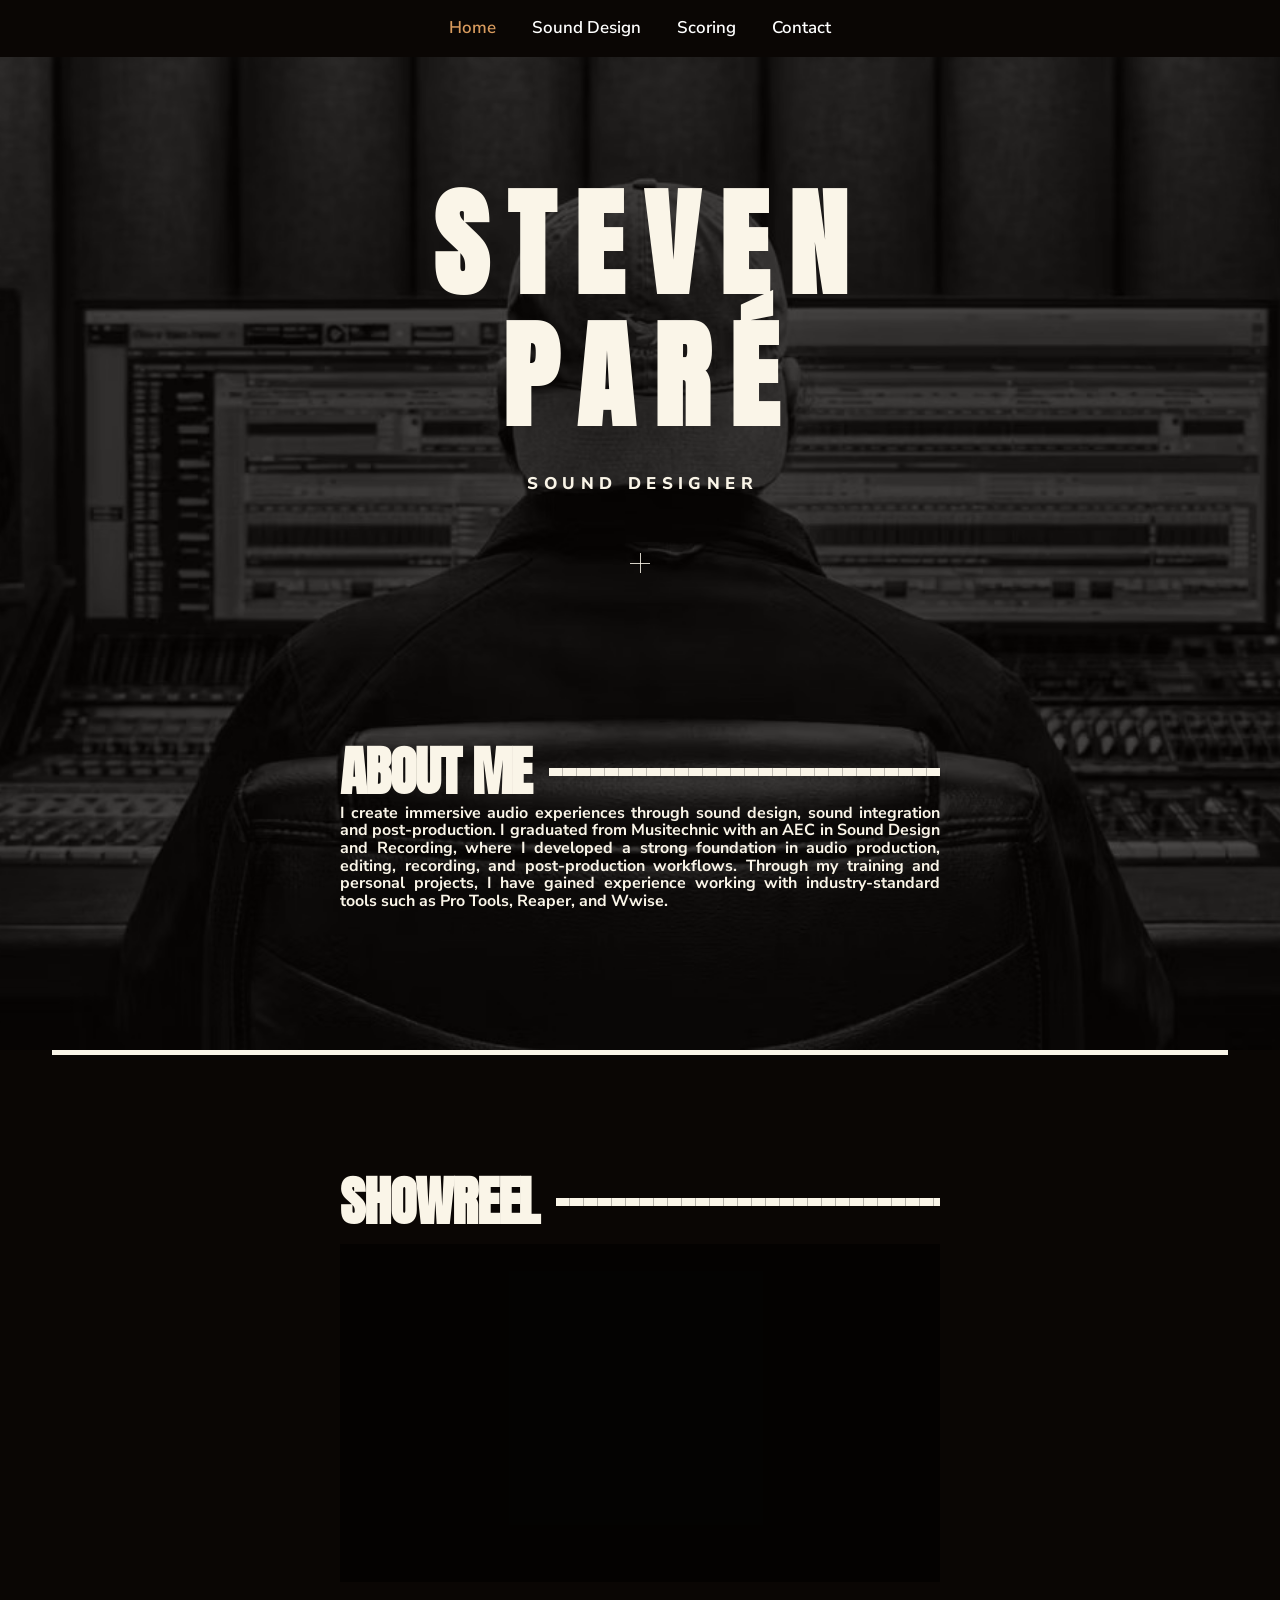
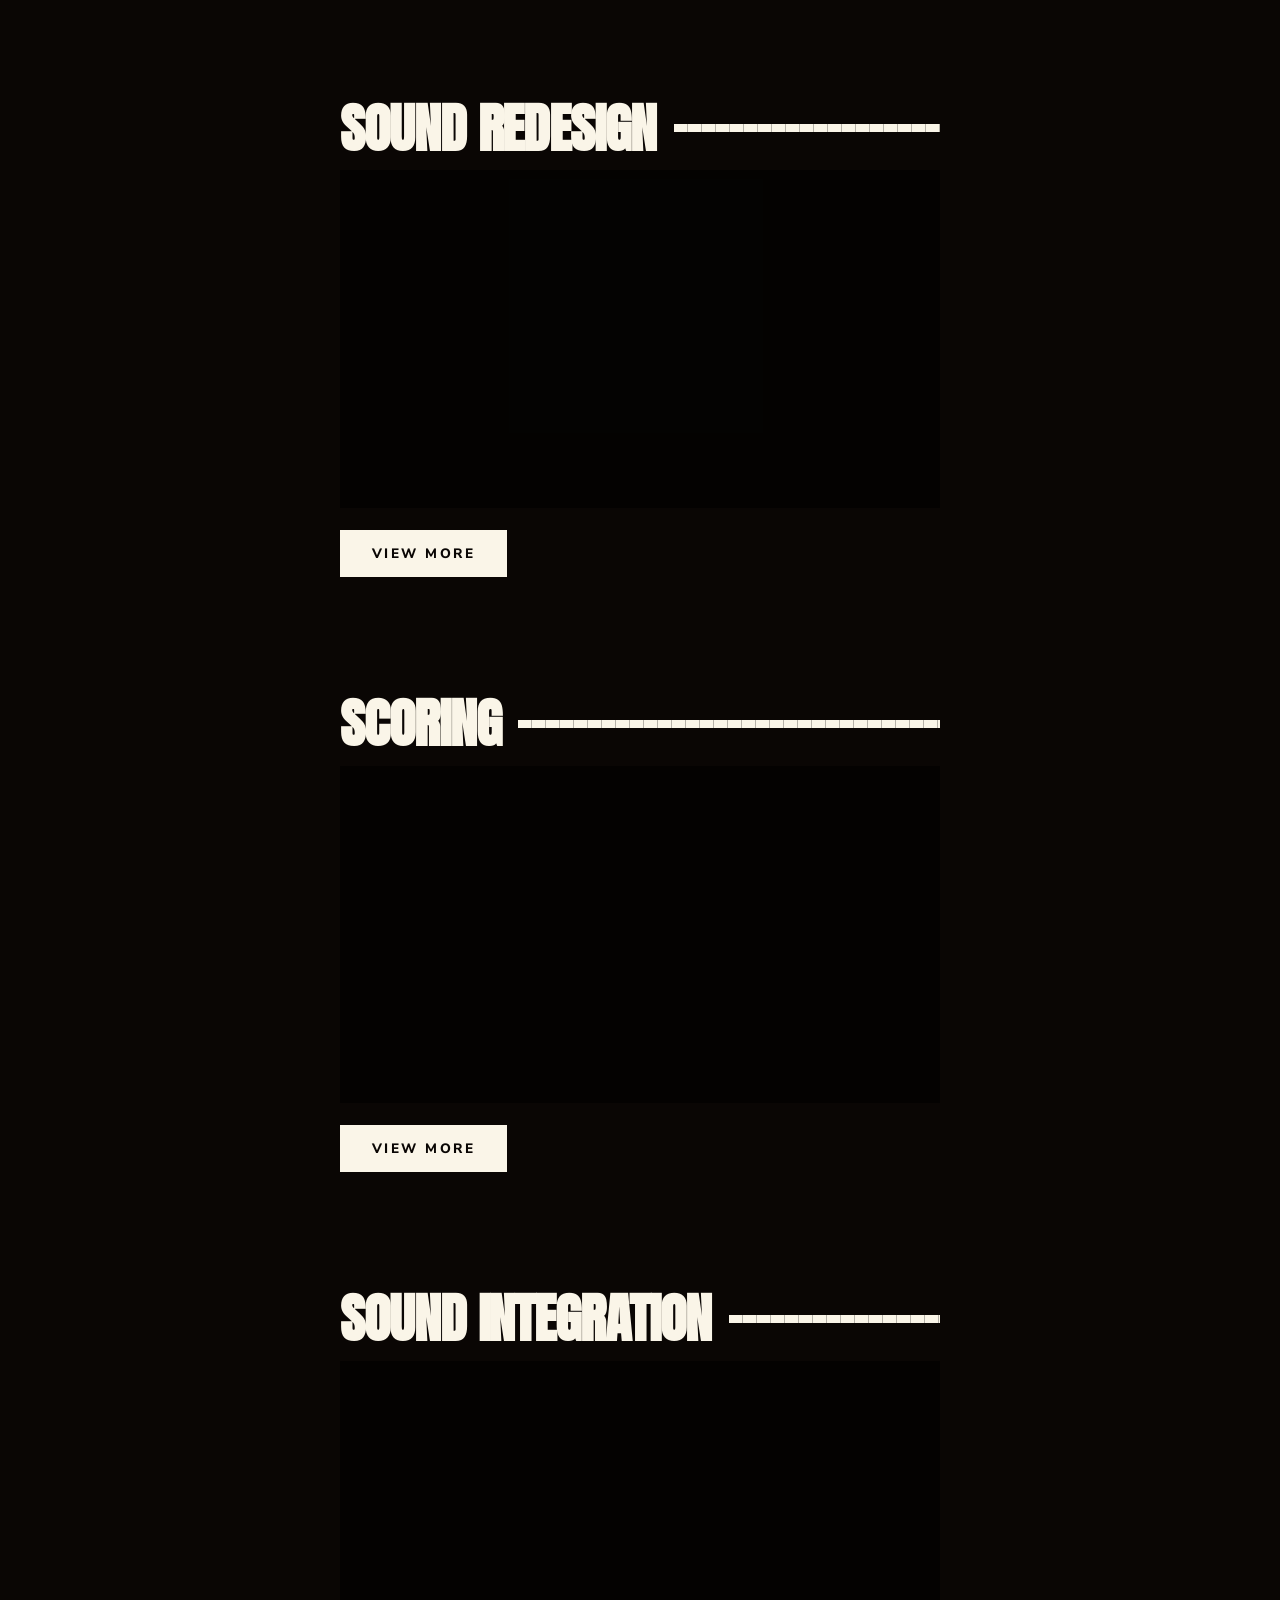
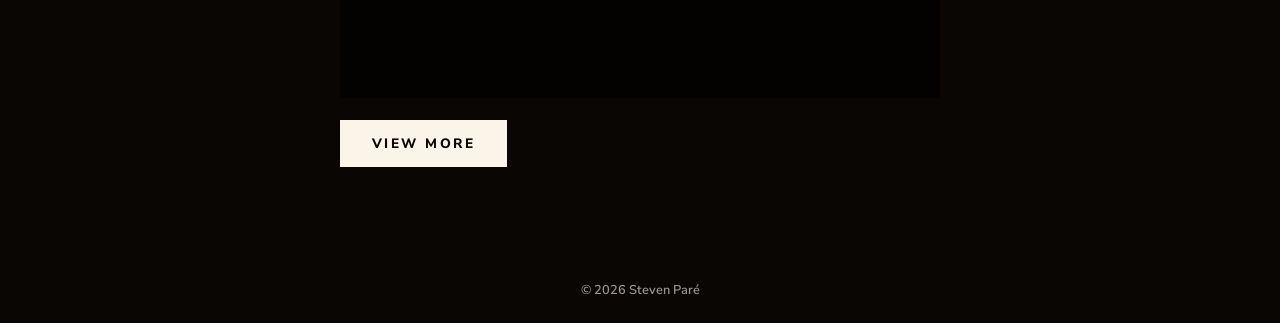
<file: index.html>
<!DOCTYPE html>
<html lang="en">
<head>
  <meta charset="UTF-8">
  <meta name="viewport" content="width=device-width, initial-scale=1">
  <meta name="referrer" content="strict-origin-when-cross-origin">
  <script>document.documentElement.classList.add("veil")</script>
  <title>Home | Steven Paré</title>
  <link rel="preconnect" href="https://fonts.googleapis.com">
  <link rel="preconnect" href="https://fonts.gstatic.com" crossorigin>
  <link href="https://fonts.googleapis.com/css2?family=Anton&family=Nunito+Sans:wght@400;600;700;800&display=swap" rel="stylesheet">
  <link rel="stylesheet" href="css/style.css">
</head>
<body>
  <div class="page-veil" aria-hidden="true"></div>
  <div class="site-bg" aria-hidden="true"></div>

  <header class="site-header">
    <nav class="nav" aria-label="Main">
      <button class="nav-toggle" aria-expanded="false" aria-controls="menu" aria-label="Toggle menu"><span></span><span></span><span></span></button>
      <ul class="menu" id="menu">
        <li><a href="index.html" class="active">Home</a></li>
        <li><a href="sound-design.html">Sound Design</a></li>
        <li><a href="scoring.html">Scoring</a></li>
        <li><a href="contact.html">Contact</a></li>
      </ul>
    </nav>
  </header>

  <main>
    <section class="top">
      <div class="top-bg" aria-hidden="true"></div>
      <div class="top-inner">
        <div class="hero">
          <h1>Steven<br>Paré</h1>
          <p class="role">SOUND DESIGNER</p>
          <span class="plus" aria-hidden="true"></span>
        </div>
        <div class="col about">
          <h2 class="rule-title">About me</h2>
          <p class="justify">I create immersive audio experiences through sound design, sound integration and post-production. I graduated from Musitechnic with an AEC in Sound Design and Recording, where I developed a strong foundation in audio production, editing, recording, and post-production workflows. Through my training and personal projects, I have gained experience working with industry-standard tools such as Pro Tools, Reaper, and Wwise.</p>
        </div>
      </div>
    </section>

    <hr class="divider">

    <section class="col block">
      <h2 class="rule-title">Showreel</h2>
      <div class="yt" data-id="rtkstuPYHMY" data-title="Audio Showreel 2026"><span class="yt-ph">Audio Showreel 2026: add the YouTube video ID</span></div>
    </section>

    <section class="col block">
      <h2 class="rule-title">Sound redesign</h2>
      <div class="yt" data-id="Rf9GtUdYVss" data-title="Sound redesign"><span class="yt-ph">Sound redesign: add the YouTube video ID</span></div>
      <p class="more"><a class="btn" href="sound-design.html">View more</a></p>
    </section>

    <section class="col block">
      <h2 class="rule-title">Scoring</h2>
      <div class="yt" data-id="YxY_c9JIaUw" data-title="Scoring"><span class="yt-ph">Scoring: add the YouTube video ID</span></div>
      <p class="more"><a class="btn" href="scoring.html">View more</a></p>
    </section>

    <section class="col block">
      <h2 class="rule-title">Sound integration</h2>
      <div class="yt" data-id="Q6LTwyXUd8U" data-title="Sound integration"><span class="yt-ph">Sound integration: add the YouTube video ID</span></div>
      <p class="more"><a class="btn" href="sound-design.html">View more</a></p>
    </section>
  </main>

  <footer class="site-footer"><p>&copy; <span id="year"></span> Steven Paré</p></footer>
  <script src="js/main.js"></script>
</body>
</html>
</file>
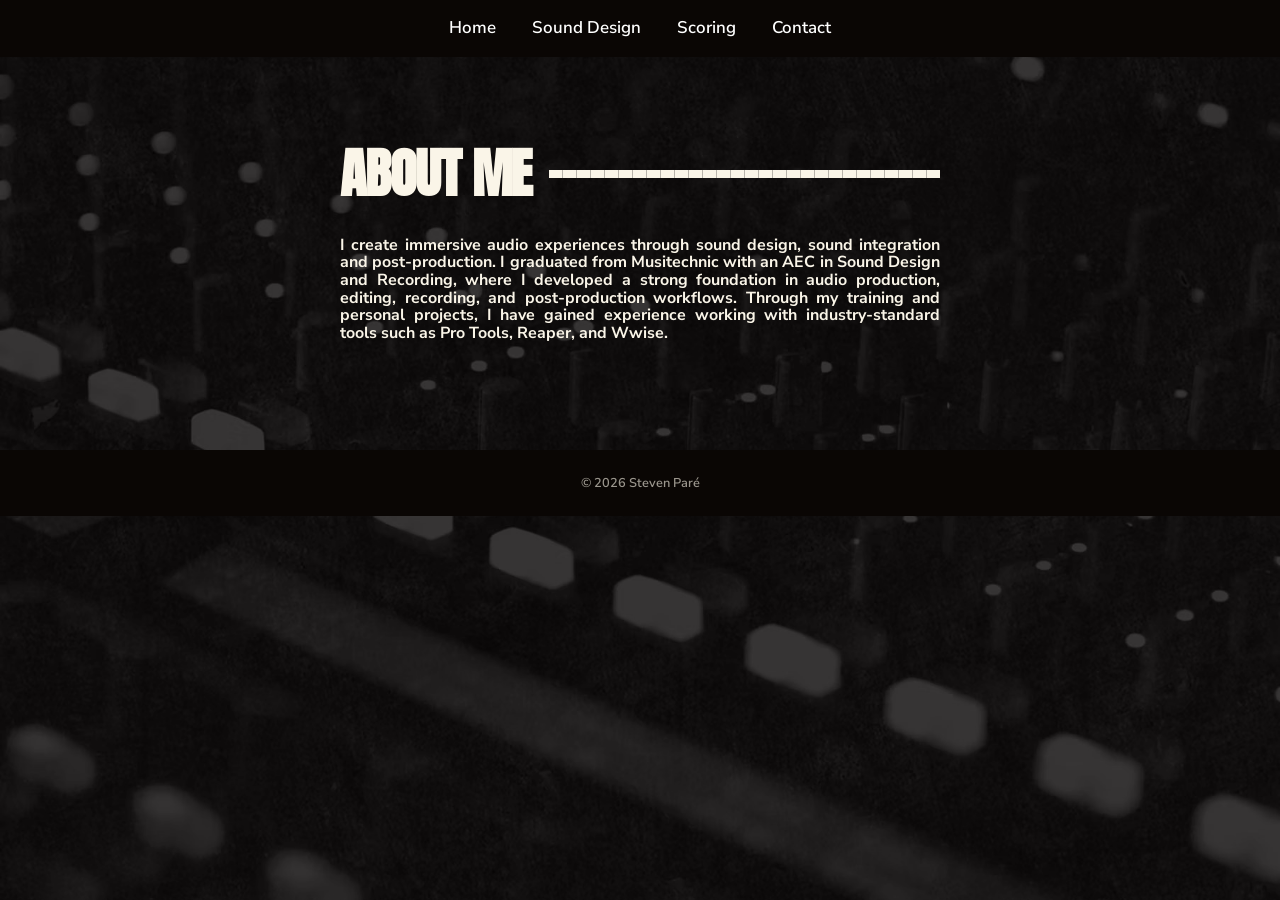
<file: about.html>
<!DOCTYPE html>
<html lang="en">
<head>
  <meta charset="UTF-8">
  <meta name="viewport" content="width=device-width, initial-scale=1">
  <meta name="referrer" content="strict-origin-when-cross-origin">
  <script>document.documentElement.classList.add("veil")</script>
  <title>About me | Steven Paré</title>
  <link rel="preconnect" href="https://fonts.googleapis.com">
  <link rel="preconnect" href="https://fonts.gstatic.com" crossorigin>
  <link href="https://fonts.googleapis.com/css2?family=Anton&family=Nunito+Sans:wght@400;600;700;800&display=swap" rel="stylesheet">
  <link rel="stylesheet" href="css/style.css">
</head>
<body>
  <div class="page-veil" aria-hidden="true"></div>
  <div class="site-bg" aria-hidden="true"></div>

  <header class="site-header">
    <nav class="nav" aria-label="Main">
      <button class="nav-toggle" aria-expanded="false" aria-controls="menu" aria-label="Toggle menu"><span></span><span></span><span></span></button>
      <ul class="menu" id="menu">
        <li><a href="index.html">Home</a></li>
        <li><a href="sound-design.html">Sound Design</a></li>
        <li><a href="scoring.html">Scoring</a></li>
        <li><a href="contact.html">Contact</a></li>
      </ul>
    </nav>
  </header>

  <main>
    <section class="page">
      <div class="col">
        <h1 class="rule-title">About me</h1>
        <!-- The original About page text did not load in the scrape; paste it here. -->
        <p class="lead">I create immersive audio experiences through sound design, sound integration and post-production. I graduated from Musitechnic with an AEC in Sound Design and Recording, where I developed a strong foundation in audio production, editing, recording, and post-production workflows. Through my training and personal projects, I have gained experience working with industry-standard tools such as Pro Tools, Reaper, and Wwise.</p>
      </div>
    </section>
  </main>

  <footer class="site-footer"><p>&copy; <span id="year"></span> Steven Paré</p></footer>
  <script src="js/main.js"></script>
</body>
</html>
</file>
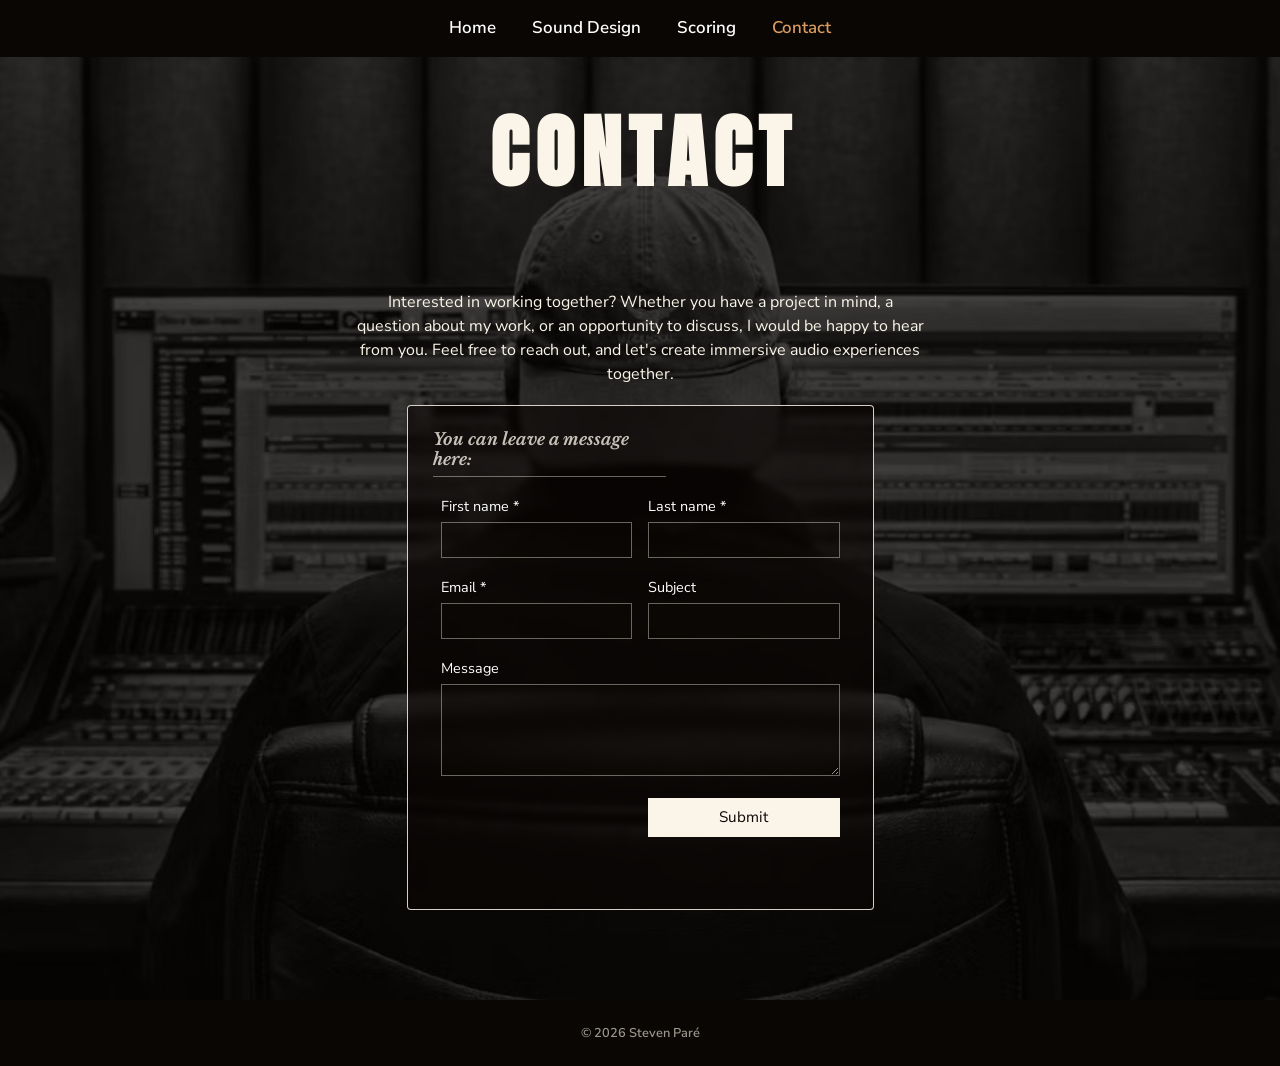
<file: contact.html>
<!DOCTYPE html>
<html lang="en">
<head>
  <meta charset="UTF-8">
  <meta name="viewport" content="width=device-width, initial-scale=1">
  <meta name="referrer" content="strict-origin-when-cross-origin">
  <script>document.documentElement.classList.add("veil")</script>
  <title>Contact | Steven Paré</title>
  <link rel="preconnect" href="https://fonts.googleapis.com">
  <link rel="preconnect" href="https://fonts.gstatic.com" crossorigin>
  <link href="https://fonts.googleapis.com/css2?family=Anton&family=Libre+Baskerville:ital,wght@1,700&family=Nunito+Sans:wght@400;600;700;800&display=swap" rel="stylesheet">
  <link rel="stylesheet" href="css/style.css">
</head>
<body>
  <div class="page-veil" aria-hidden="true"></div>
  <div class="site-bg" aria-hidden="true"></div>

  <header class="site-header">
    <nav class="nav" aria-label="Main">
      <button class="nav-toggle" aria-expanded="false" aria-controls="menu" aria-label="Toggle menu"><span></span><span></span><span></span></button>
      <ul class="menu" id="menu">
        <li><a href="index.html">Home</a></li>
        <li><a href="sound-design.html">Sound Design</a></li>
        <li><a href="scoring.html">Scoring</a></li>
        <li><a href="contact.html" class="active">Contact</a></li>
      </ul>
    </nav>
  </header>

  <main>
    <section class="top contact">
      <div class="top-bg" aria-hidden="true"></div>
      <div class="top-inner">
        <h1 class="contact-title">CONTACT</h1>
        <p class="contact-intro">Interested in working together? Whether you have a project in mind, a question about my work, or an opportunity to discuss, I would be happy to hear from you. Feel free to reach out, and let's create immersive audio experiences together.</p>

        <div class="form-panel">
          <p class="form-title">You can leave a message here:</p>
          <!-- Static hosting has no server: point this at a form service (e.g. Formspree). -->
          <form class="contact-form" id="contact-form" action="https://formspree.io/f/xdekgnqq" method="POST" novalidate>
            <label>First name *<input type="text" name="first_name" required autocomplete="given-name"></label>
            <label>Last name *<input type="text" name="last_name" required autocomplete="family-name"></label>
            <label>Email *<input type="email" name="email" required autocomplete="email"></label>
            <label>Subject<input type="text" name="subject"></label>
            <label class="wide">Message<textarea name="message" rows="4"></textarea></label>
            <input type="text" name="_gotcha" tabindex="-1" autocomplete="off" aria-hidden="true" style="position:absolute;left:-9999px;width:1px;height:1px;opacity:0">
            <button type="submit" class="submit-btn">Submit</button>
            <p class="form-status" role="status" aria-live="polite"></p>
          </form>
        </div>
      </div>
    </section>
  </main>

  <footer class="site-footer"><p>&copy; <span id="year"></span> Steven Paré</p></footer>
  <script src="js/main.js"></script>
</body>
</html>
</file>
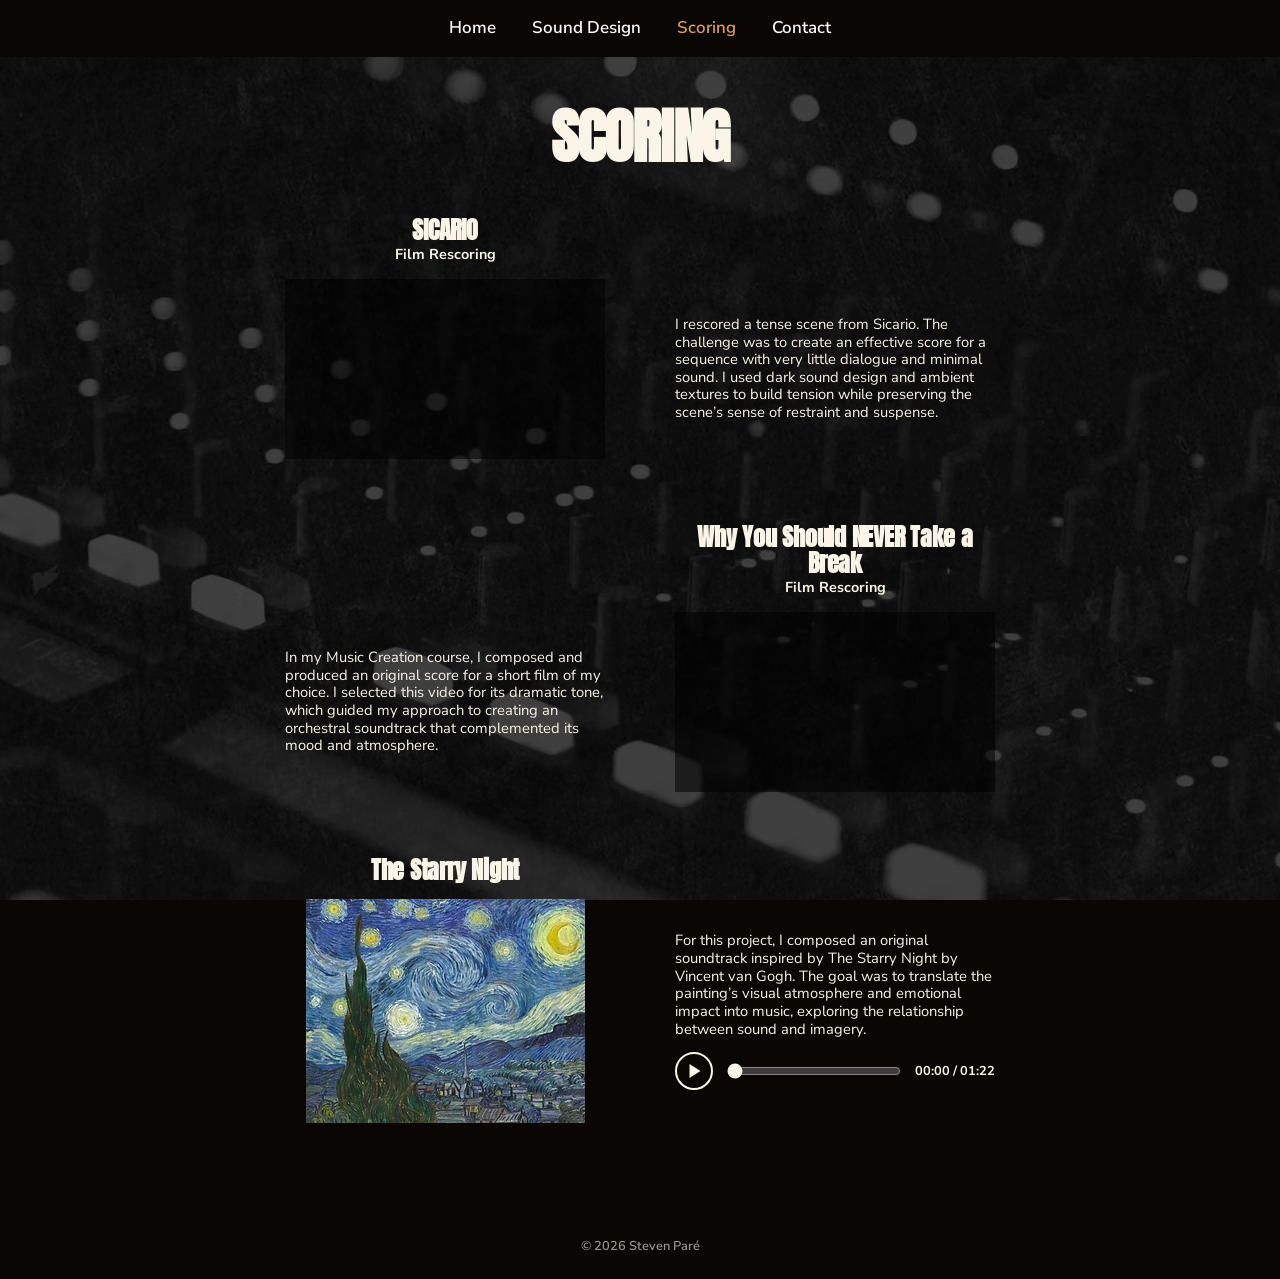
<file: scoring.html>
<!DOCTYPE html>
<html lang="en">
<head>
  <meta charset="UTF-8">
  <meta name="viewport" content="width=device-width, initial-scale=1">
  <meta name="referrer" content="strict-origin-when-cross-origin">
  <script>document.documentElement.classList.add("veil")</script>
  <title>Scoring | Steven Paré</title>
  <link rel="preconnect" href="https://fonts.googleapis.com">
  <link rel="preconnect" href="https://fonts.gstatic.com" crossorigin>
  <link href="https://fonts.googleapis.com/css2?family=Anton&family=Nunito+Sans:wght@400;600;700;800&display=swap" rel="stylesheet">
  <link rel="stylesheet" href="css/style.css">
</head>
<body class="inner">
  <div class="page-veil" aria-hidden="true"></div>
  <div class="site-bg" aria-hidden="true"></div>

  <header class="site-header">
    <nav class="nav" aria-label="Main">
      <button class="nav-toggle" aria-expanded="false" aria-controls="menu" aria-label="Toggle menu"><span></span><span></span><span></span></button>
      <ul class="menu" id="menu">
        <li><a href="index.html">Home</a></li>
        <li><a href="sound-design.html">Sound Design</a></li>
        <li><a href="scoring.html" class="active">Scoring</a></li>
        <li><a href="contact.html">Contact</a></li>
      </ul>
    </nav>
  </header>

  <main>
    <section class="page sd">
      <h1 class="center-title">SCORING</h1>
      <div class="sd-list">
        <article class="sd-item sd-item--media-left">
          <div class="sd-head"><h2>SICARIO</h2><h3>Film Rescoring</h3></div>
          <div class="yt" data-id="T5xhs6O40To" data-title="SICARIO"><span class="yt-ph">SICARIO: video</span></div>
          <p class="sd-text">I rescored a tense scene from Sicario. The challenge was to create an effective score for a sequence with very little dialogue and minimal sound. I used dark sound design and ambient textures to build tension while preserving the scene’s sense of restraint and suspense.</p>
        </article>
        <article class="sd-item sd-item--media-right">
          <div class="sd-head"><h2>Why You Should NEVER Take a Break</h2><h3>Film Rescoring</h3></div>
          <div class="yt" data-id="YxY_c9JIaUw" data-title="Why You Should NEVER Take a Break"><span class="yt-ph">Why You Should NEVER Take a Break: video</span></div>
          <p class="sd-text">In my Music Creation course, I composed and produced an original score for a short film of my choice. I selected this video for its dramatic tone, which guided my approach to creating an orchestral soundtrack that complemented its mood and atmosphere.</p>
        </article>
        <article class="sd-item sd-item--media-left sd-item--audio">
          <div class="sd-head"><h2>The Starry Night</h2></div>
          <img class="sd-cover" src="images/starry-night.jpg" alt="The Starry Night" width="279" height="224">
          <div class="sd-side">
            <p class="sd-text">For this project, I composed an original soundtrack inspired by The Starry Night by Vincent van Gogh. The goal was to translate the painting’s visual atmosphere and emotional impact into music, exploring the relationship between sound and imagery.</p>
            <div class="player" data-player>
              <button class="play" aria-label="Play"></button>
              <input class="seek" type="range" min="0" max="100" value="0" step="0.1" aria-label="Seek">
              <span class="time"><span class="cur">00:00</span> / <span class="dur">01:22</span></span>
              <audio preload="metadata" src="audio/starry-night.mp3"></audio>
            </div>
          </div>
        </article>
      </div>
    </section>
  </main>

  <footer class="site-footer"><p>&copy; <span id="year"></span> Steven Paré</p></footer>
  <script src="js/main.js"></script>
</body>
</html>
</file>
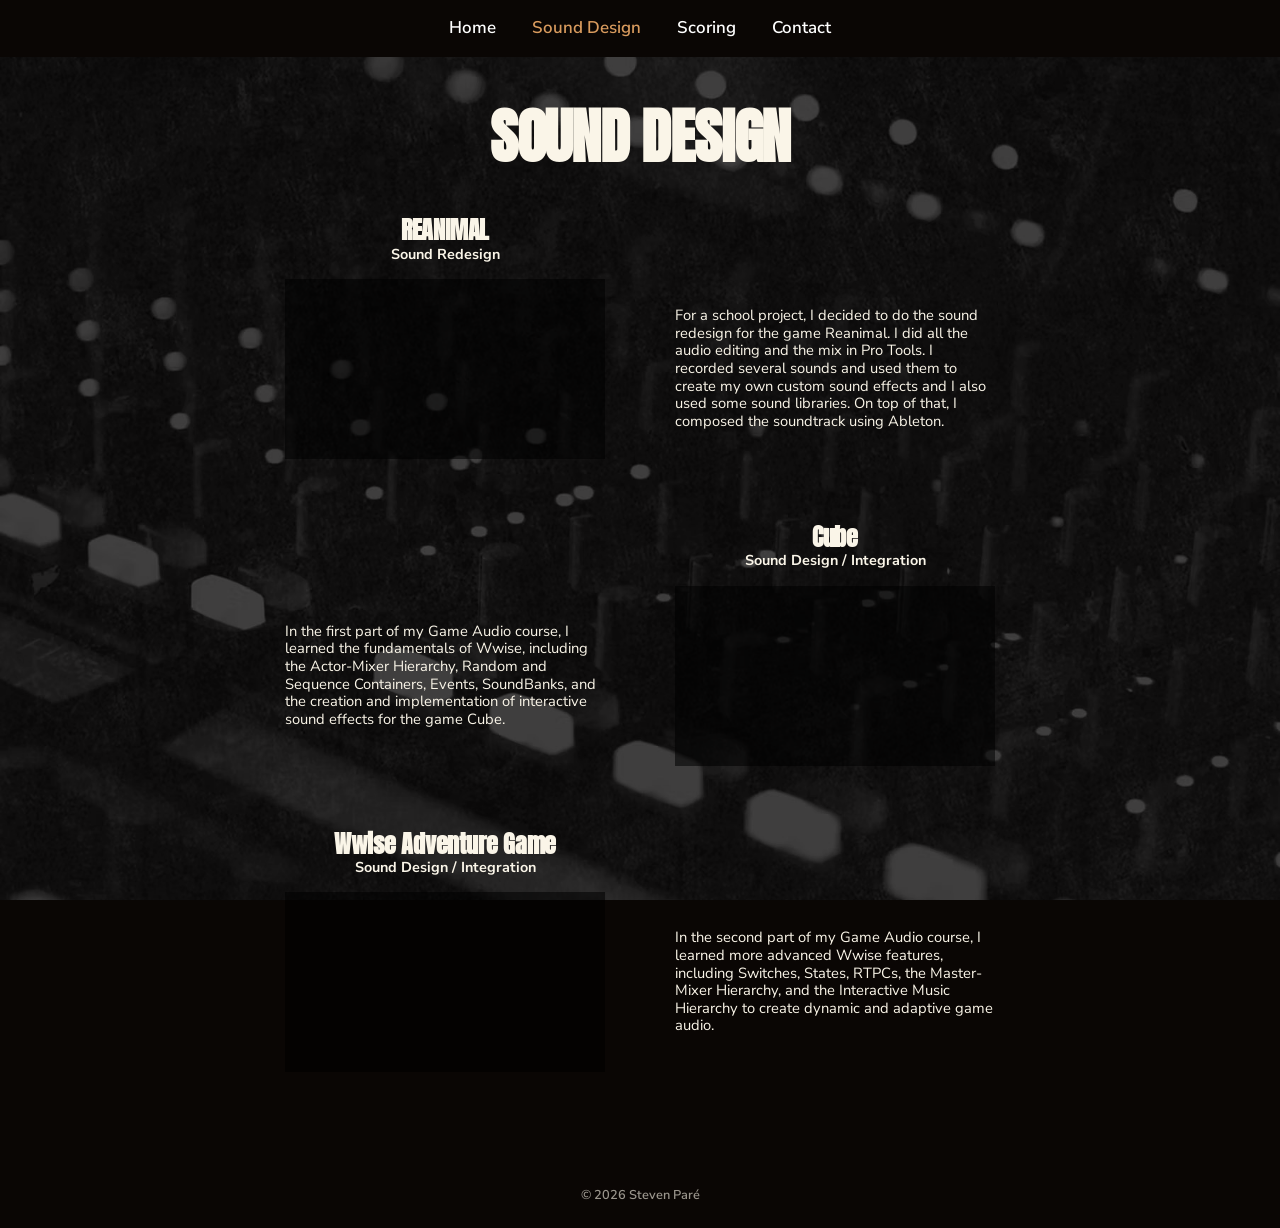
<file: sound-design.html>
<!DOCTYPE html>
<html lang="en">
<head>
  <meta charset="UTF-8">
  <meta name="viewport" content="width=device-width, initial-scale=1">
  <meta name="referrer" content="strict-origin-when-cross-origin">
  <script>document.documentElement.classList.add("veil")</script>
  <title>Sound Design | Steven Paré</title>
  <link rel="preconnect" href="https://fonts.googleapis.com">
  <link rel="preconnect" href="https://fonts.gstatic.com" crossorigin>
  <link href="https://fonts.googleapis.com/css2?family=Anton&family=Nunito+Sans:wght@400;600;700;800&display=swap" rel="stylesheet">
  <link rel="stylesheet" href="css/style.css">
</head>
<body class="inner">
  <div class="page-veil" aria-hidden="true"></div>
  <div class="site-bg" aria-hidden="true"></div>

  <header class="site-header">
    <nav class="nav" aria-label="Main">
      <button class="nav-toggle" aria-expanded="false" aria-controls="menu" aria-label="Toggle menu"><span></span><span></span><span></span></button>
      <ul class="menu" id="menu">
        <li><a href="index.html">Home</a></li>
        <li><a href="sound-design.html" class="active">Sound Design</a></li>
        <li><a href="scoring.html">Scoring</a></li>
        <li><a href="contact.html">Contact</a></li>
      </ul>
    </nav>
  </header>

  <main>
    <section class="page sd">
      <h1 class="center-title">SOUND DESIGN</h1>
      <div class="sd-list">
        <article class="sd-item sd-item--media-left">
          <div class="sd-head"><h2>REANIMAL</h2><h3>Sound Redesign</h3></div>
          <div class="yt" data-id="Rf9GtUdYVss" data-title="REANIMAL"><span class="yt-ph">REANIMAL: video</span></div>
          <p class="sd-text">For a school project, I decided to do the sound redesign for the game Reanimal. I did all the audio editing and the mix in Pro Tools. I recorded several sounds and used them to create my own custom sound effects and I also used some sound libraries. On top of that, I composed the soundtrack using Ableton.</p>
        </article>
        <article class="sd-item sd-item--media-right">
          <div class="sd-head"><h2>Cube</h2><h3>Sound Design / Integration</h3></div>
          <div class="yt" data-id="iibSSxry2Rw" data-title="Cube"><span class="yt-ph">Cube: video</span></div>
          <p class="sd-text">In the first part of my Game Audio course, I learned the fundamentals of Wwise, including the Actor-Mixer Hierarchy, Random and Sequence Containers, Events, SoundBanks, and the creation and implementation of interactive sound effects for the game Cube.</p>
        </article>
        <article class="sd-item sd-item--media-left">
          <div class="sd-head"><h2>Wwise Adventure Game</h2><h3>Sound Design / Integration</h3></div>
          <div class="yt" data-id="Q6LTwyXUd8U" data-title="Wwise Adventure Game"><span class="yt-ph">Wwise Adventure Game: video</span></div>
          <p class="sd-text">In the second part of my Game Audio course, I learned more advanced Wwise features, including Switches, States, RTPCs, the Master-Mixer Hierarchy, and the Interactive Music Hierarchy to create dynamic and adaptive game audio.</p>
        </article>
      </div>
    </section>
  </main>

  <footer class="site-footer"><p>&copy; <span id="year"></span> Steven Paré</p></footer>
  <script src="js/main.js"></script>
</body>
</html>
</file>
<file: css/style.css>
/* ==========================================================
   Steven Paré – recreated site
   Palette / fonts are sampled from the original's screenshots:
   warm near-black, cream text, tan active-link colour,
   Anton-style display type + Avenir-style body type.
   ========================================================== */
:root {
  --black: #0a0604;
  --cream: #faf5e8;
  --tan: #d99b5e;
  --display: "Anton", Impact, "Arial Narrow Bold", sans-serif;
  --body: "Nunito Sans", "Avenir Next", Avenir, "Helvetica Neue", Arial, sans-serif;
  --col: 600px;          /* content column (video width in the original) */
  --nav-h: 57px;
}

*, *::before, *::after { box-sizing: border-box; }
html { scroll-behavior: smooth; }
body {
  margin: 0; background: var(--black); color: var(--cream);
  font-family: var(--body); font-weight: 700; font-size: 16px; line-height: 1.1;
  -webkit-font-smoothing: antialiased;
}
img { max-width: 100%; height: auto; display: block; }
a { color: inherit; }

/* Textured background under the sections (bokeh console photo) */
.site-bg {
  position: fixed; inset: 0; z-index: -1;
  background: var(--black) url("../images/about.jpg") center / cover no-repeat;
}
.site-bg::after { content: ""; position: absolute; inset: 0; background: rgba(10, 6, 4, .3); }

/* ---------------- Nav ---------------- */
.site-header { position: sticky; top: 0; z-index: 200; height: var(--nav-h); background: var(--black); }
.nav { height: 100%; display: flex; align-items: center; justify-content: center; padding: 0 20px; }
.menu { list-style: none; margin: 0; padding: 0; display: flex; gap: 6px; }
.menu > li { position: relative; }
.menu a {
  display: block; padding: 8px 15px; text-decoration: none;
  font-weight: 600; font-size: 1.06rem; color: #fff; transition: color .2s;
}
.menu a:hover, .menu a.active { color: var(--tan); }
.nav-toggle { display: none; background: none; border: 0; padding: 10px; cursor: pointer; }
.nav-toggle span { display: block; width: 24px; height: 2px; margin: 5px 0; background: #fff; }

/* ---------------- Shared type ---------------- */
.col { width: min(100% - 40px, var(--col)); margin: 0 auto; }

/* Display heading followed by the thick "-----" bar */
.rule-title {
  display: flex; align-items: center; gap: 18px; margin: 0;
  font-family: var(--display); font-weight: 700; font-size: clamp(2.6rem, 4.2vw, 3.6rem);
  line-height: 1; letter-spacing: -.02em; text-transform: uppercase; color: var(--cream);
}
.rule-title::after {
  content: ""; flex: 1; height: 8px; min-width: 40px;
  background: repeating-linear-gradient(90deg, var(--cream) 0 13px, rgba(250, 245, 232, .72) 13px 14px);
}

.justify { text-align: justify; }

/* ---------------- Home: hero + about ---------------- */
.top { position: relative; overflow: hidden; }
.top-bg {
  position: absolute; inset: 0; z-index: 0;
  background: var(--black) url("../images/hero.jpg") center top / cover no-repeat;
  will-change: transform;
}
.top-bg::after { content: ""; position: absolute; inset: 0; background: rgba(10, 6, 4, .42); }
.top-inner { position: relative; z-index: 1; padding-bottom: 140px; }

.hero {
  min-height: max(520px, calc(100vh - var(--nav-h) - 155px));
  padding: clamp(60px, 15vh, 122px) 12px 0; text-align: center;
}
.hero h1 {
  margin: 0; font-family: var(--display); font-weight: 700; text-transform: uppercase;
  font-size: clamp(3.6rem, 9.2vw, 11rem); line-height: 1.12; letter-spacing: .17em;
  padding-left: .17em; /* balances trailing letter-spacing so it stays centred */
}
.role { margin: 32px 0 0; font-weight: 800; font-size: 1.06rem; letter-spacing: .32em; padding-left: .32em; }
.plus { position: relative; display: block; width: 20px; height: 20px; margin: 60px auto 0; }
.plus::before, .plus::after { content: ""; position: absolute; background: var(--cream); opacity: .85; }
.plus::before { left: 50%; top: 0; width: 1px; height: 100%; }
.plus::after  { top: 50%; left: 0; height: 1px; width: 100%; }

.about p { margin: 6px 0 0; }

/* Full-width divider between the intro and the sections below */
.divider {
  width: calc(100% - 104px); height: 5px; margin: 0 auto; border: 0; background: var(--cream);
}

/* ---------------- Sections below ---------------- */
.block { padding-top: 120px; }
.block:last-of-type { padding-bottom: 90px; }
.block .rule-title { margin-bottom: 15px; }
.block .more { margin: 22px 0 0; }

.yt { position: relative; width: 100%; aspect-ratio: 16 / 9; background: rgba(0, 0, 0, .55); }
.yt iframe { position: absolute; inset: 0; width: 100%; height: 100%; border: 0; }
.yt-ph {
  position: absolute; inset: 0; display: flex; align-items: center; justify-content: center;
  padding: 16px; text-align: center; font-size: .85rem; font-weight: 600; letter-spacing: .05em;
  color: rgba(250, 245, 232, .55); border: 1px dashed rgba(250, 245, 232, .3);
}

.yt-poster {
  position: absolute; inset: 0; display: flex; flex-direction: column; align-items: center; justify-content: center; gap: 10px;
  background: #050708 center / cover no-repeat; text-decoration: none; text-align: center; padding: 12px; color: var(--cream);
}
.yt-poster::before { content: ""; position: absolute; inset: 0; background: rgba(0, 0, 0, .35); }
.yt-poster > * { position: relative; }
.yt-poster small { font-weight: 600; font-size: .75rem; opacity: .85; }
.yt-play { width: 56px; height: 40px; border-radius: 10px; background: #e62117; position: relative; display: block; }
.yt-play::after { content: ""; position: absolute; left: 23px; top: 11px; border-style: solid; border-width: 9px 0 9px 15px; border-color: transparent transparent transparent #fff; }

.btn {
  display: inline-block; padding: 12px 30px; cursor: pointer; text-decoration: none;
  font: 800 .85rem var(--body); letter-spacing: .18em; text-transform: uppercase;
  color: var(--black); background: var(--cream); border: 2px solid var(--cream);
  transition: background .2s, color .2s;
}
.btn:hover, .btn:focus-visible { background: transparent; color: var(--cream); }

/* ---------------- Inner pages ---------------- */
.page { padding: 90px 0 90px; }
.page > .col > .rule-title { margin-bottom: 36px; }
.lead { margin: 0 0 18px; text-align: justify; }

.project { margin: 0 0 70px; }
.project h2 {
  margin: 0 0 4px; font-family: var(--display); font-weight: 700; font-size: 2rem;
  line-height: 1.05; letter-spacing: -.01em; text-transform: uppercase;
}
.project h3 { margin: 0 0 14px; font-weight: 700; font-size: .85rem; letter-spacing: .2em; text-transform: uppercase; opacity: .85; }
.project .yt { margin-bottom: 16px; }
.project p { margin: 0; text-align: justify; }

/* ---------------- Sound Design: alternating video / text rows ---------------- */
.center-title {
  margin: 0 0 50px; text-align: center; font-family: var(--display); font-weight: 700;
  font-size: clamp(2.6rem, 4.7vw, 4.1rem); line-height: 1; letter-spacing: -.02em; color: var(--cream);
}
.page.sd { padding-top: 50px; }
.sd-list { width: min(100% - 40px, 710px); margin: 0 auto; }
.sd-item {
  display: grid; grid-template-columns: 320px 320px; column-gap: 70px; margin-bottom: 65px;
}
.sd-item:last-child { margin-bottom: 0; }
.sd-item--media-left  { grid-template-areas: "head ." "media text"; }
.sd-item--media-right { grid-template-areas: ". head" "text media"; }
.sd-head  { grid-area: head; text-align: center; margin-bottom: 16px; }
.sd-item .yt { grid-area: media; }
.sd-text  { grid-area: text; align-self: center; margin: 0; font-weight: 400; font-size: .92rem; line-height: 1.2; text-align: left; }
.sd-side  { grid-area: text; align-self: center; }
.sd-side .sd-text { margin: 0; }
.sd-side .player { margin-top: 14px; }
.sd-cover { grid-area: media; justify-self: center; width: 279px; max-width: 100%; height: auto; }
.sd-head h2 { margin: 0; font-family: var(--display); font-weight: 700; font-size: 1.5rem; line-height: 1.1; letter-spacing: -.01em; }
.sd-head h3 { margin: 2px 0 0; font-weight: 700; font-size: .9rem; line-height: 1.2; }

/* Inner pages: photo a little brighter and anchored higher than on Home */
body.inner .site-bg { background-position: center 18%; }
body.inner .site-bg::after { background: rgba(10, 6, 4, .15); }

/* Audio player (Starry Night) */
.audio-row { display: flex; gap: 22px; align-items: flex-start; }
.audio-row img { flex: 0 0 auto; }
.audio-body { flex: 1; min-width: 0; }
.player { display: flex; align-items: center; gap: 12px; margin-top: 16px; }
.player .play { width: 38px; height: 38px; border-radius: 50%; border: 2px solid var(--cream); background: transparent; cursor: pointer; position: relative; }
.player .play::before {
  content: ""; position: absolute; top: 50%; left: 54%; transform: translate(-50%, -50%);
  border-style: solid; border-width: 7px 0 7px 11px; border-color: transparent transparent transparent var(--cream);
}
.player .play.playing::before { border: 0; width: 11px; height: 14px; border-left: 4px solid var(--cream); border-right: 4px solid var(--cream); left: 50%; }
.player .seek { flex: 1; min-width: 0; accent-color: var(--cream); }
.player .time { font-size: .8rem; white-space: nowrap; }

/* ---------------- Contact ---------------- */
.contact .top-inner { padding: 55px 0 90px; }
.contact-title {
  margin: 0; text-align: center; font-family: var(--display); font-weight: 700; text-transform: uppercase;
  font-size: clamp(3rem, 8vw, 5rem); line-height: 1; letter-spacing: .09em; padding-left: .09em;
}
.contact-intro { width: min(100% - 40px, 570px); margin: 98px auto 0; text-align: center; font-weight: 400; font-size: 1rem; line-height: 1.5; }
.form-panel {
  width: min(100% - 40px, 467px); margin: 19px auto 0; padding: 24px 33px 40px;
  background: rgba(10, 6, 4, .62); border: 1px solid rgba(250, 245, 232, .85); border-radius: 4px;
  -webkit-backdrop-filter: blur(3px); backdrop-filter: blur(3px);
}
.form-title {
  display: block; width: 233px; max-width: 100%; margin: 0 0 22px -8px; padding-bottom: 6px;
  font-family: "Libre Baskerville", Georgia, "Times New Roman", serif; font-style: italic; font-weight: 700; font-size: 1.05rem;
  line-height: 1.2; color: rgba(250, 245, 232, .78); border-bottom: 1px solid rgba(250, 245, 232, .4);
}
.contact-form { display: grid; grid-template-columns: 1fr 1fr; gap: 22px 16px; margin: 0; }
.contact-form label { display: grid; gap: 7px; font-size: .9rem; font-weight: 400; color: #fff; }
.contact-form .wide { grid-column: 1 / -1; }
.contact-form input, .contact-form textarea {
  width: 100%; height: 36px; padding: 0 10px; font: 400 1rem var(--body); color: var(--cream);
  background: rgba(10, 6, 4, .35); border: 1px solid rgba(250, 245, 232, .4); border-radius: 0;
}
.contact-form textarea { height: 92px; padding: 8px 10px; resize: vertical; }
.contact-form input:focus, .contact-form textarea:focus { outline: 2px solid var(--cream); outline-offset: 1px; }
.contact-form .invalid { border-color: #ff6b6b; }
.submit-btn {
  grid-column: 2; height: 39px; cursor: pointer; border: 0; border-radius: 0;
  font: 400 .95rem var(--body); color: var(--black); background: var(--cream); transition: background .2s;
}
.submit-btn:hover, .submit-btn:focus-visible { background: #fff; }
.form-status { grid-column: 1 / -1; min-height: 1.3em; margin: -8px 0 0; font-size: .85rem; font-weight: 400; }

/* ---------------- Page-switch veil (site backdrop shows for a moment) ---------------- */
.page-veil {
  position: fixed; inset: 0; z-index: 100; pointer-events: none;
  background: var(--black) url("../images/transition-bg.jpg") center / cover no-repeat;
  opacity: 0; visibility: hidden; transition: opacity .35s ease, visibility 0s linear .35s;   /* fade out */
}
html.veil .page-veil { opacity: 1; visibility: visible; transition: none; }                     /* while a page is loading */
.page-veil.show { opacity: 1; visibility: visible; pointer-events: auto; transition: opacity .25s ease, visibility 0s; }  /* fade in on tab click */

/* Footer */
.site-footer { text-align: center; padding: 26px 20px; font-size: .8rem; font-weight: 600; color: rgba(250, 245, 232, .6); background: var(--black); }
.site-footer p { margin: 0; }

a:focus-visible, button:focus-visible { outline: 2px solid var(--cream); outline-offset: 3px; }

/* ---------------- Responsive ---------------- */
@media (max-width: 720px) {
  .nav { justify-content: flex-end; }
  .nav-toggle { display: block; }
  .menu {
    position: absolute; top: var(--nav-h); left: 0; right: 0; flex-direction: column; gap: 0;
    background: var(--black); max-height: 0; overflow: hidden; transition: max-height .3s ease;
  }
  .menu.open { max-height: 400px; }
  .divider { width: calc(100% - 40px); }
  .block { padding-top: 80px; }
  .sd-item, .sd-item--media-left, .sd-item--media-right { grid-template-columns: 1fr; grid-template-areas: "head" "media" "text"; row-gap: 0; }
  .sd-text, .sd-side { margin-top: 16px; }
  .sd-side .sd-text { margin-top: 0; }
  .audio-row { flex-direction: column; }
  .contact-form { grid-template-columns: 1fr; }
  .submit-btn { grid-column: 1; }
  .form-panel { padding: 22px 20px 30px; }
  .contact-intro { margin-top: 60px; }
}
@media (prefers-reduced-motion: reduce) { html { scroll-behavior: auto; } * { transition: none !important; } }
</file>
